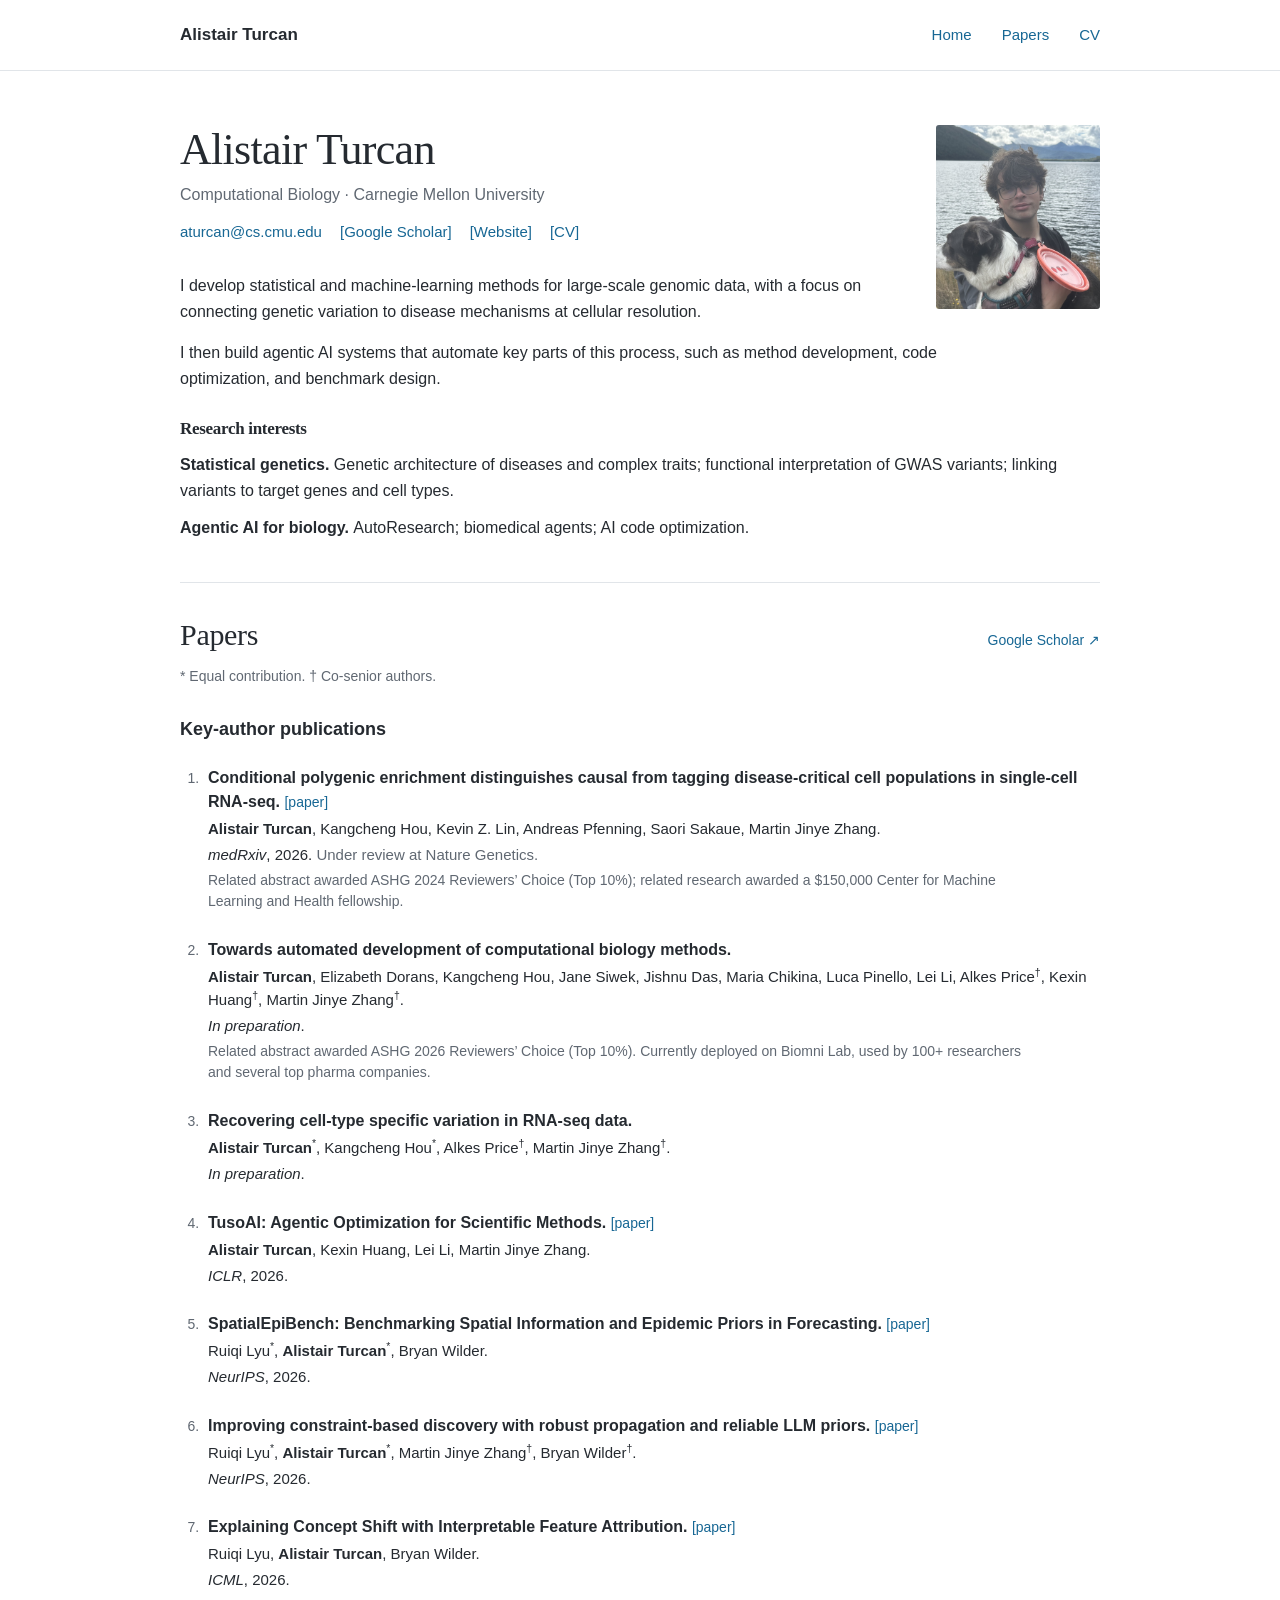
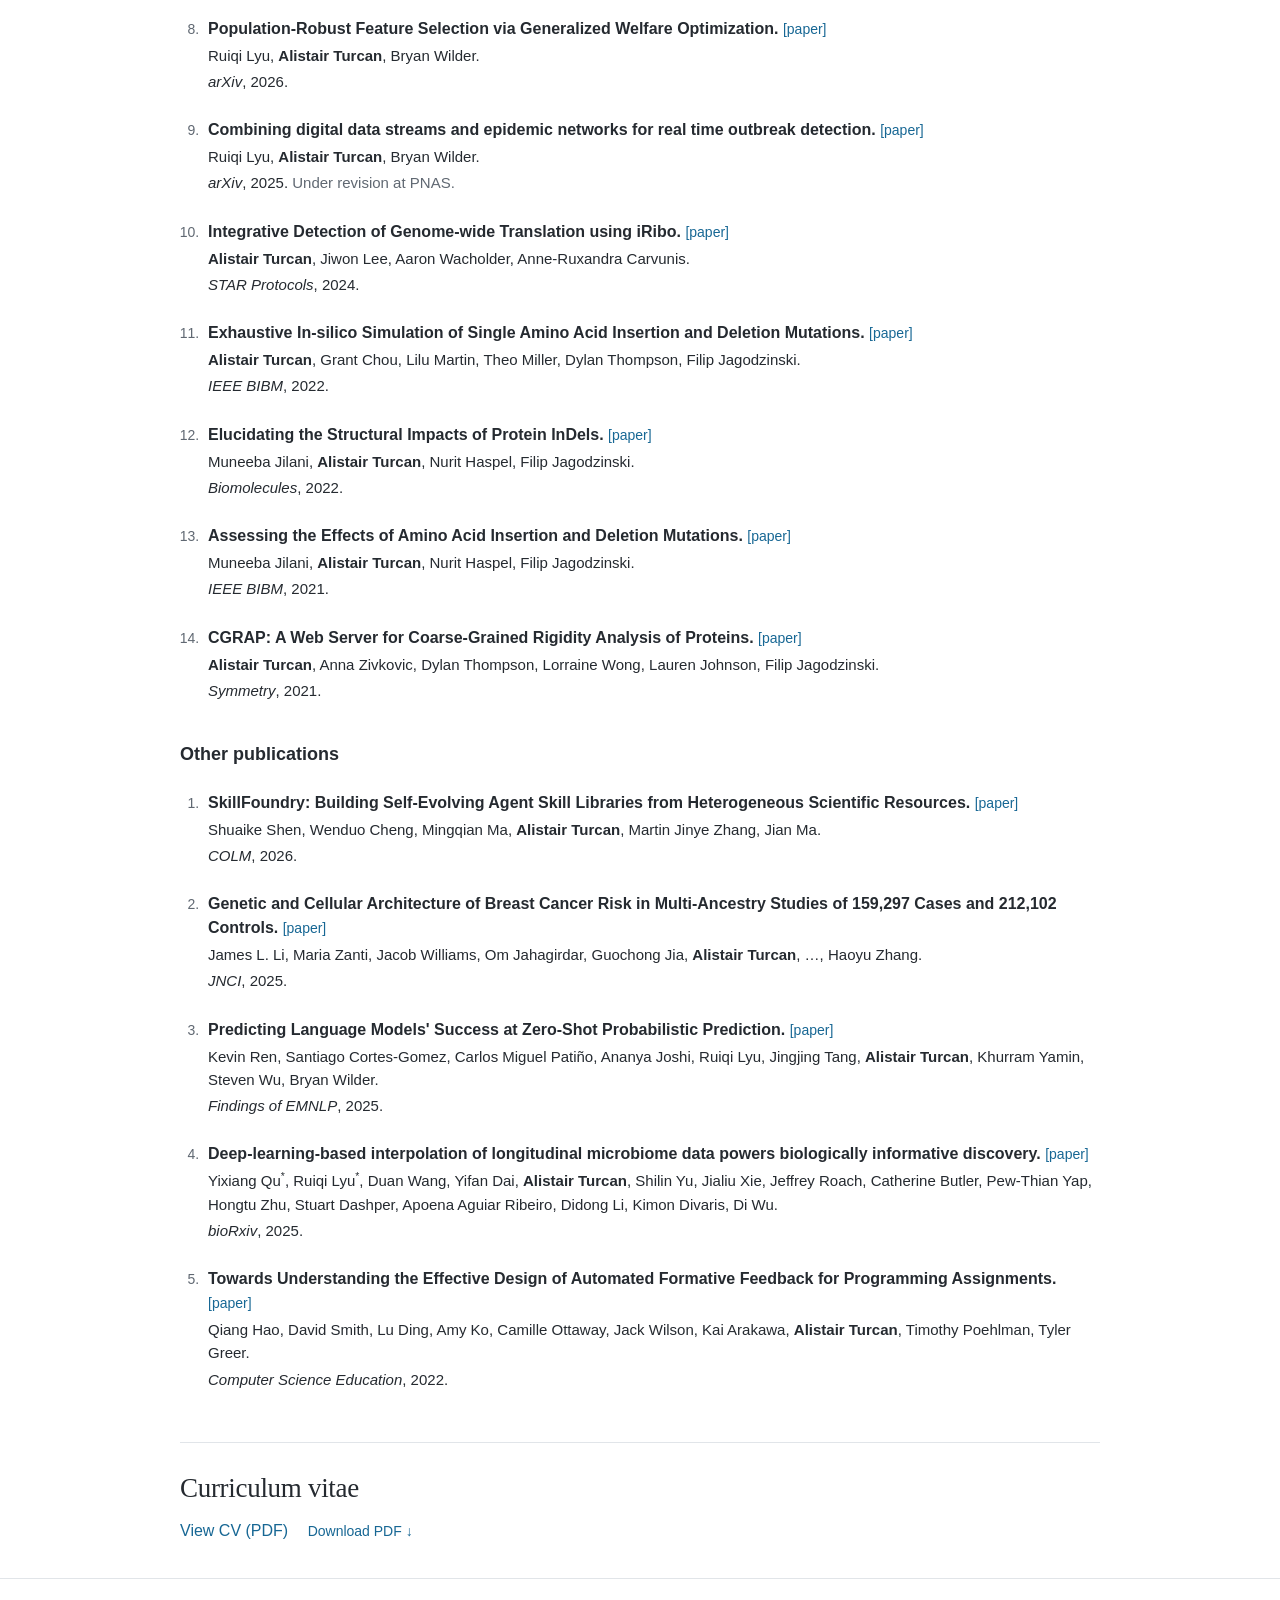
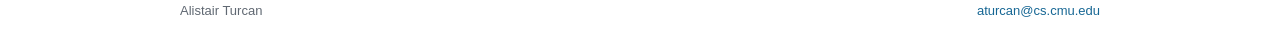
<file: index.html>
<!DOCTYPE html>
<html lang="en">
<head>
<!-- Google tag (gtag.js) -->
<script async src="https://www.googletagmanager.com/gtag/js?id=G-4PR5K121QS"></script>
<script>
  window.dataLayer = window.dataLayer || [];
  function gtag(){dataLayer.push(arguments);}
  gtag('js', new Date());

  gtag('config', 'G-4PR5K121QS');
</script>
  <meta charset="utf-8">
  <meta name="viewport" content="width=device-width, initial-scale=1">
  <title>Alistair Turcan | Computational Biology</title>
  <meta name="description" content="Alistair Turcan: statistical and machine-learning methods for genomics, statistical genetics, and agentic AI for biology.">
  <meta name="author" content="Alistair Turcan">
  <meta name="theme-color" content="#ffffff">
  <link rel="canonical" href="https://alistair-turcan.github.io/">
  <meta property="og:title" content="Alistair Turcan | Computational Biology">
  <meta property="og:description" content="Statistical genetics, genomic methods, and agentic AI for biology.">
  <meta property="og:type" content="website">
  <meta property="og:url" content="https://alistair-turcan.github.io/">
  <link rel="icon" href="data:,">
  <script type="application/ld+json">
{
  "@context": "https://schema.org",
  "@type": "Person",
  "@id": "https://alistair-turcan.github.io/#person",
  "name": "Alistair Turcan",
  "url": "https://alistair-turcan.github.io/",
  "image": "https://alistair-turcan.github.io/headshot.jpeg",
  "affiliation": {
    "@type": "CollegeOrUniversity",
    "name": "Carnegie Mellon University"
  },
  "sameAs": [
    "https://scholar.google.com/citations?user=I1E6LycAAAAJ"
  ]
}
  </script>

  <!--
    A self-contained, static academic website. No framework or JavaScript needed.
    Put this file and Alistair_Turcan_CV.pdf in the same directory.
    CONTENT SOURCE: the supplied Alistair_Turcan_CV.pdf. Publication metadata,
    contribution marks, and embedded paper URLs are preserved as supplied.
    The CV PDF is an unchanged copy; review its contact details before publishing.
  -->
  <style>
    /* EDIT COLORS OR WIDTH HERE. All styling is contained in this file. */
    :root {
      --ink: #252a30;
      --muted: #606872;
      --link: #176794;
      --rule: #e1e5e9;
      --page: #ffffff;
      --width: 920px;
    }

    * { box-sizing: border-box; }
    html { scroll-behavior: smooth; scroll-padding-top: 100px; }
    body {
      margin: 0;
      background: var(--page);
      color: var(--ink);
      font-family: -apple-system, BlinkMacSystemFont, "Segoe UI", Arial, sans-serif;
      font-size: 16px;
      line-height: 1.65;
      -webkit-text-size-adjust: 100%;
      overflow-wrap: break-word;
    }
    a { color: var(--link); text-decoration: none; text-underline-offset: 3px; }
    a:hover { text-decoration: underline; }
    a:focus-visible {
      outline: 2px solid var(--link);
      outline-offset: 5px;
      border-radius: 2px;
    }
    p { margin: 0 0 1em; }
    strong { font-weight: 650; }
    .container { width: min(var(--width), calc(100% - 64px)); margin-inline: auto; }
    .skip-link {
      position: fixed;
      top: -80px;
      left: 16px;
      padding: 8px 16px;
      background: var(--page);
      border: 1px solid var(--link);
      z-index: 20;
    }
    .skip-link:focus { top: 12px; }

    /* The only navigation items are Home, Papers, and CV. */
    .site-header {
      position: sticky;
      top: 0;
      z-index: 10;
      background: var(--page);
      border-bottom: 1px solid var(--rule);
    }
    .header-inner {
      min-height: 70px;
      display: flex;
      align-items: center;
      justify-content: space-between;
      gap: 24px;
    }
    .site-name { color: var(--ink); font-size: 17px; font-weight: 600; }
    .site-nav { display: flex; align-items: center; gap: 30px; }
    .site-nav a { display: inline-block; padding-block: 14px; font-size: 15px; }

    /* HOME: no positions, education, or news sections. */
    .home { padding: 54px 0 40px; }
    h1, h2 { font-family: Georgia, "Times New Roman", serif; font-weight: 400; }
    h1 { margin: 0 0 6px; font-size: clamp(34px, 5vw, 44px); line-height: 1.15; letter-spacing: -0.7px; }
    .affiliation { color: var(--muted); margin: 0 0 12px; font-size: 16px; }
    .profile-links { display: flex; flex-wrap: wrap; gap: 7px 18px; margin: 0 0 28px; font-size: 15px; }
    .intro { max-width: 850px; }
    .intro p { margin-bottom: 14px; }
    .research-heading { margin: 26px 0 12px; font-size: 17px; font-weight: 650; }
    .research-topics { margin: 0; }
    .research-topic { margin-top: 11px; }
    .research-topics dt { display: inline; font-weight: 650; }
    .research-topics dd { display: inline; margin: 0; }
    .portrait { width: 164px; height: 184px; object-fit: cover; float: right; margin: 0 0 20px 32px; border-radius: 3px; }
    .home::after { content: ""; display: block; clear: both; }

    /* PAPERS: ordinary HTML lists; duplicate a <li> to add a paper. */
    .papers { border-top: 1px solid var(--rule); padding: 33px 0 26px; }
    h2 { font-size: 30px; line-height: 1.25; margin: 0 0 12px; letter-spacing: -0.3px; }
    .section-heading { display: flex; justify-content: space-between; align-items: baseline; gap: 16px; }
    .section-heading > a { font-size: 14px; white-space: nowrap; }
    .contribution-note { color: var(--muted); font-size: 14px; margin-bottom: 27px; }
    .paper-group + .paper-group { margin-top: 38px; }
    .paper-group h3 { font-size: 18px; font-weight: 650; margin: 0 0 21px; }
    .publication-list { padding-left: 23px; margin: 0; }
    .publication { padding-left: 5px; margin: 0 0 25px; }
    .publication::marker { color: var(--muted); font-size: 14px; }
    .publication p { margin: 0 0 3px; }
    .paper-title { font-weight: 600; line-height: 1.5; }
    .paper-link { font-size: 14px; font-weight: 400; white-space: nowrap; }
    .paper-authors { font-size: 15px; line-height: 1.55; }
    .paper-meta { font-size: 15px; line-height: 1.55; }
    .paper-status { color: var(--muted); }
    .paper-note { color: var(--muted); font-size: 14px; line-height: 1.55; max-width: 830px; }
    sup { font-size: 0.7em; line-height: 0; vertical-align: super; }

    /* CV: the top navigation opens the PDF directly in a new tab. */
    .cv { border-top: 1px solid var(--rule); padding: 29px 0 34px; }
    .cv h2 { font-size: 27px; }
    .cv p { margin-bottom: 0; }
    .download-link { font-size: 14px; margin-left: 15px; }
    .site-footer { border-top: 1px solid var(--rule); padding: 21px 0 30px; color: var(--muted); font-size: 13px; }
    .footer-inner { display: flex; justify-content: space-between; gap: 20px; }

    @media (max-width: 600px) {
      html { scroll-padding-top: 86px; }
      .container { width: calc(100% - 36px); }
      .header-inner { min-height: 62px; gap: 14px; }
      .site-name { font-size: 15px; }
      .site-nav { gap: 19px; }
      .site-nav a { font-size: 14px; }
      .home { padding: 36px 0 32px; }
      .profile-links { gap: 7px 14px; margin-bottom: 24px; }
      .affiliation { font-size: 15px; }
      .papers { padding-top: 28px; }
      .section-heading { align-items: center; }
      .section-heading > a { font-size: 13px; }
      .publication { padding-left: 2px; margin-bottom: 24px; }
      .portrait { float: none; display: block; margin: 0 0 23px; width: 145px; height: 163px; }
      .footer-inner { flex-wrap: wrap; gap: 4px 16px; }
    }
    @media (max-width: 360px) {
      .site-nav { gap: 14px; }
      .site-name { font-size: 14px; }
      .section-heading { display: block; }
      .section-heading > a { display: inline-block; margin-bottom: 10px; }
    }
    @media (prefers-reduced-motion: reduce) {
      html { scroll-behavior: auto; }
    }
    @media print {
      .site-header, .skip-link, .section-heading > a, .site-footer, .download-link { display: none; }
      .container { width: 100%; }
      body { font-size: 11pt; }
      .home { padding-top: 0; }
      a { color: inherit; }
      .publication { break-inside: avoid; }
      .paper-group h3, h2 { break-after: avoid; }
    }
  </style>
</head>
<body>
  <a class="skip-link" href="#main">Skip to content</a>

  <header class="site-header">
    <div class="container header-inner">
      <a class="site-name" href="#home">Alistair Turcan</a>
      <nav class="site-nav" aria-label="Main navigation">
        <a href="#home">Home</a>
        <a href="#papers">Papers</a>
        <a href="Alistair_Turcan_CV.pdf" target="_blank" rel="noopener" aria-label="CV (PDF, opens in a new tab)">CV</a>
      </nav>
    </div>
  </header>

  <main id="main" class="container">
    <!-- ==================== HOME: EDIT BIO AND LINKS HERE ==================== -->
    <section id="home" class="home" aria-labelledby="name">
      <img class="portrait" src="headshot.jpeg" alt="Alistair Turcan" width="164" height="184">
      <h1 id="name">Alistair Turcan</h1>
      <p class="affiliation">Computational Biology · Carnegie Mellon University</p>
      <div class="profile-links" aria-label="Contact and profile links">
        <a href="mailto:aturcan@cs.cmu.edu">aturcan@cs.cmu.edu</a>
        <a href="https://scholar.google.com/citations?user=I1E6LycAAAAJ">[Google Scholar]</a>
        <a href="https://alistair-turcan.github.io/">[Website]</a>
        <a href="Alistair_Turcan_CV.pdf" target="_blank" rel="noopener" aria-label="CV (PDF, opens in a new tab)">[CV]</a>
        <!-- Add additional verified profile links here, such as your GitHub or ORCID. -->
      </div>

      <div class="intro">
        <p>I develop statistical and machine-learning methods for large-scale genomic data, with a focus on connecting genetic variation to disease mechanisms at cellular resolution.</p>
        <p>I then build agentic AI systems that automate key parts of this process, such as method development, code optimization, and benchmark design.</p>
      </div>

      <h2 class="research-heading">Research interests</h2>
      <dl class="research-topics">
        <div class="research-topic">
          <dt>Statistical genetics.</dt>
          <dd>Genetic architecture of diseases and complex traits; functional interpretation of GWAS variants; linking variants to target genes and cell types.</dd>
        </div>
        <div class="research-topic">
          <dt>Agentic AI for biology.</dt>
          <dd>AutoResearch; biomedical agents; AI code optimization.</dd>
        </div>
      </dl>
    </section>

    <!-- ==================== PAPERS: EDIT PUBLICATIONS HERE =================== -->
    <section id="papers" class="papers" aria-labelledby="papers-title">
      <div class="section-heading">
        <h2 id="papers-title">Papers</h2>
        <a href="https://scholar.google.com/citations?user=I1E6LycAAAAJ">Google Scholar ↗</a>
      </div>
      <p class="contribution-note"><span>* Equal contribution.</span> <span>† Co-senior authors.</span></p>

      <div class="paper-group">
        <h3>Key-author publications</h3>
        <ol class="publication-list">
          <!-- Paper 1: edit this entire <li> to update this entry. -->
          <li class="publication" id="paper-01">
            <p class="paper-title">Conditional polygenic enrichment distinguishes causal from tagging disease-critical cell populations in single-cell RNA-seq.
              <a class="paper-link" href="https://doi.org/10.64898/2026.08.20.26360914" aria-label="Read paper: Conditional polygenic enrichment distinguishes causal from tagging disease-critical cell populations in single-cell RNA-seq">[paper]</a>
            </p>
            <p class="paper-authors"><strong>Alistair Turcan</strong>, Kangcheng Hou, Kevin Z. Lin, Andreas Pfenning, Saori Sakaue, Martin Jinye Zhang.</p>
            <p class="paper-meta"><em>medRxiv</em>, 2026. <span class="paper-status">Under review at Nature Genetics.</span></p>
            <p class="paper-note">Related abstract awarded ASHG 2024 Reviewers’ Choice (Top 10%); related research awarded a $150,000 Center for Machine Learning and Health fellowship.</p>
          </li>

          <!-- Paper 2: edit this entire <li> to update this entry. -->
          <li class="publication" id="paper-02">
            <p class="paper-title">Towards automated development of computational biology methods.
              <!-- No public paper link is listed in the CV. Add one here when available. -->
            </p>
            <p class="paper-authors"><strong>Alistair Turcan</strong>, Elizabeth Dorans, Kangcheng Hou, Jane Siwek, Jishnu Das, Maria Chikina, Luca Pinello, Lei Li, Alkes Price<sup>†</sup>, Kexin Huang<sup>†</sup>, Martin Jinye Zhang<sup>†</sup>.</p>
            <p class="paper-meta"><em>In preparation</em>.</p>
            <p class="paper-note">Related abstract awarded ASHG 2026 Reviewers’ Choice (Top 10%). Currently deployed on Biomni Lab, used by 100+ researchers and several top pharma companies.</p>
          </li>

          <!-- Paper 3: edit this entire <li> to update this entry. -->
          <li class="publication" id="paper-03">
            <p class="paper-title">Recovering cell-type specific variation in RNA-seq data.
              <!-- No public paper link is listed in the CV. Add one here when available. -->
            </p>
            <p class="paper-authors"><strong>Alistair Turcan</strong><sup>*</sup>, Kangcheng Hou<sup>*</sup>, Alkes Price<sup>†</sup>, Martin Jinye Zhang<sup>†</sup>.</p>
            <p class="paper-meta"><em>In preparation</em>.</p>
          </li>

          <!-- Paper 4: edit this entire <li> to update this entry. -->
          <li class="publication" id="paper-04">
            <p class="paper-title">TusoAI: Agentic Optimization for Scientific Methods.
              <a class="paper-link" href="https://openreview.net/forum?id=0M6BfcAVMW" aria-label="Read paper: TusoAI: Agentic Optimization for Scientific Methods">[paper]</a>
            </p>
            <p class="paper-authors"><strong>Alistair Turcan</strong>, Kexin Huang, Lei Li, Martin Jinye Zhang.</p>
            <p class="paper-meta"><em>ICLR</em>, 2026.</p>
          </li>

          <!-- Paper 5: edit this entire <li> to update this entry. -->
          <li class="publication" id="paper-05">
            <p class="paper-title">SpatialEpiBench: Benchmarking Spatial Information and Epidemic Priors in Forecasting.
              <a class="paper-link" href="https://arxiv.org/abs/2605.06530" aria-label="Read paper: SpatialEpiBench: Benchmarking Spatial Information and Epidemic Priors in Forecasting">[paper]</a>
            </p>
            <p class="paper-authors">Ruiqi Lyu<sup>*</sup>, <strong>Alistair Turcan</strong><sup>*</sup>, Bryan Wilder.</p>
            <p class="paper-meta"><em>NeurIPS</em>, 2026.</p>
          </li>

          <!-- Paper 6: edit this entire <li> to update this entry. -->
          <li class="publication" id="paper-06">
            <p class="paper-title">Improving constraint-based discovery with robust propagation and reliable LLM priors.
              <a class="paper-link" href="https://arxiv.org/abs/2509.23570" aria-label="Read paper: Improving constraint-based discovery with robust propagation and reliable LLM priors">[paper]</a>
            </p>
            <p class="paper-authors">Ruiqi Lyu<sup>*</sup>, <strong>Alistair Turcan</strong><sup>*</sup>, Martin Jinye Zhang<sup>†</sup>, Bryan Wilder<sup>†</sup>.</p>
            <p class="paper-meta"><em>NeurIPS</em>, 2026.</p>
          </li>

          <!-- Paper 7: edit this entire <li> to update this entry. -->
          <li class="publication" id="paper-07">
            <p class="paper-title">Explaining Concept Shift with Interpretable Feature Attribution.
              <a class="paper-link" href="https://arxiv.org/abs/2505.20634" aria-label="Read paper: Explaining Concept Shift with Interpretable Feature Attribution">[paper]</a>
            </p>
            <p class="paper-authors">Ruiqi Lyu, <strong>Alistair Turcan</strong>, Bryan Wilder.</p>
            <p class="paper-meta"><em>ICML</em>, 2026.</p>
          </li>

          <!-- Paper 8: edit this entire <li> to update this entry. -->
          <li class="publication" id="paper-08">
            <p class="paper-title">Population-Robust Feature Selection via Generalized Welfare Optimization.
              <a class="paper-link" href="https://arxiv.org/abs/2608.02887" aria-label="Read paper: Population-Robust Feature Selection via Generalized Welfare Optimization">[paper]</a>
            </p>
            <p class="paper-authors">Ruiqi Lyu, <strong>Alistair Turcan</strong>, Bryan Wilder.</p>
            <p class="paper-meta"><em>arXiv</em>, 2026.</p>
          </li>

          <!-- Paper 9: edit this entire <li> to update this entry. -->
          <li class="publication" id="paper-09">
            <p class="paper-title">Combining digital data streams and epidemic networks for real time outbreak detection.
              <a class="paper-link" href="https://arxiv.org/abs/2511.07163" aria-label="Read paper: Combining digital data streams and epidemic networks for real time outbreak detection">[paper]</a>
            </p>
            <p class="paper-authors">Ruiqi Lyu, <strong>Alistair Turcan</strong>, Bryan Wilder.</p>
            <p class="paper-meta"><em>arXiv</em>, 2025. <span class="paper-status">Under revision at PNAS.</span></p>
          </li>

          <!-- Paper 10: edit this entire <li> to update this entry. -->
          <li class="publication" id="paper-10">
            <p class="paper-title">Integrative Detection of Genome-wide Translation using iRibo.
              <a class="paper-link" href="https://doi.org/10.1016/j.xpro.2023.102826" aria-label="Read paper: Integrative Detection of Genome-wide Translation using iRibo">[paper]</a>
            </p>
            <p class="paper-authors"><strong>Alistair Turcan</strong>, Jiwon Lee, Aaron Wacholder, Anne-Ruxandra Carvunis.</p>
            <p class="paper-meta"><em>STAR Protocols</em>, 2024.</p>
          </li>

          <!-- Paper 11: edit this entire <li> to update this entry. -->
          <li class="publication" id="paper-11">
            <p class="paper-title">Exhaustive In-silico Simulation of Single Amino Acid Insertion and Deletion Mutations.
              <a class="paper-link" href="https://doi.org/10.1109/BIBM55620.2022.9995279" aria-label="Read paper: Exhaustive In-silico Simulation of Single Amino Acid Insertion and Deletion Mutations">[paper]</a>
            </p>
            <p class="paper-authors"><strong>Alistair Turcan</strong>, Grant Chou, Lilu Martin, Theo Miller, Dylan Thompson, Filip Jagodzinski.</p>
            <p class="paper-meta"><em>IEEE BIBM</em>, 2022.</p>
          </li>

          <!-- Paper 12: edit this entire <li> to update this entry. -->
          <li class="publication" id="paper-12">
            <p class="paper-title">Elucidating the Structural Impacts of Protein InDels.
              <a class="paper-link" href="https://doi.org/10.3390/biom12101435" aria-label="Read paper: Elucidating the Structural Impacts of Protein InDels">[paper]</a>
            </p>
            <p class="paper-authors">Muneeba Jilani, <strong>Alistair Turcan</strong>, Nurit Haspel, Filip Jagodzinski.</p>
            <p class="paper-meta"><em>Biomolecules</em>, 2022.</p>
          </li>

          <!-- Paper 13: edit this entire <li> to update this entry. -->
          <li class="publication" id="paper-13">
            <p class="paper-title">Assessing the Effects of Amino Acid Insertion and Deletion Mutations.
              <a class="paper-link" href="https://doi.org/10.1109/BIBM52615.2021.9669484" aria-label="Read paper: Assessing the Effects of Amino Acid Insertion and Deletion Mutations">[paper]</a>
            </p>
            <p class="paper-authors">Muneeba Jilani, <strong>Alistair Turcan</strong>, Nurit Haspel, Filip Jagodzinski.</p>
            <p class="paper-meta"><em>IEEE BIBM</em>, 2021.</p>
          </li>

          <!-- Paper 14: edit this entire <li> to update this entry. -->
          <li class="publication" id="paper-14">
            <p class="paper-title">CGRAP: A Web Server for Coarse-Grained Rigidity Analysis of Proteins.
              <a class="paper-link" href="https://doi.org/10.3390/sym13122401" aria-label="Read paper: CGRAP: A Web Server for Coarse-Grained Rigidity Analysis of Proteins">[paper]</a>
            </p>
            <p class="paper-authors"><strong>Alistair Turcan</strong>, Anna Zivkovic, Dylan Thompson, Lorraine Wong, Lauren Johnson, Filip Jagodzinski.</p>
            <p class="paper-meta"><em>Symmetry</em>, 2021.</p>
          </li>
        </ol>
      </div>

      <div class="paper-group">
        <h3>Other publications</h3>
        <ol class="publication-list">
          <!-- Paper 15: edit this entire <li> to update this entry. -->
          <li class="publication" id="paper-15">
            <p class="paper-title">SkillFoundry: Building Self-Evolving Agent Skill Libraries from Heterogeneous Scientific Resources.
              <a class="paper-link" href="https://arxiv.org/abs/2604.03964" aria-label="Read paper: SkillFoundry: Building Self-Evolving Agent Skill Libraries from Heterogeneous Scientific Resources">[paper]</a>
            </p>
            <p class="paper-authors">Shuaike Shen, Wenduo Cheng, Mingqian Ma, <strong>Alistair Turcan</strong>, Martin Jinye Zhang, Jian Ma.</p>
            <p class="paper-meta"><em>COLM</em>, 2026.</p>
          </li>

          <!-- Paper 16: edit this entire <li> to update this entry. -->
          <li class="publication" id="paper-16">
            <p class="paper-title">Genetic and Cellular Architecture of Breast Cancer Risk in Multi-Ancestry Studies of 159,297 Cases and 212,102 Controls.
              <a class="paper-link" href="https://doi.org/10.1101/2025.08.20.25334075" aria-label="Read paper: Genetic and Cellular Architecture of Breast Cancer Risk in Multi-Ancestry Studies of 159,297 Cases and 212,102 Controls">[paper]</a>
            </p>
            <p class="paper-authors">James L. Li, Maria Zanti, Jacob Williams, Om Jahagirdar, Guochong Jia, <strong>Alistair Turcan</strong>, …, Haoyu Zhang.</p>
            <p class="paper-meta"><em>JNCI</em>, 2025.</p>
          </li>

          <!-- Paper 17: edit this entire <li> to update this entry. -->
          <li class="publication" id="paper-17">
            <p class="paper-title">Predicting Language Models&#x27; Success at Zero-Shot Probabilistic Prediction.
              <a class="paper-link" href="https://aclanthology.org/2025.findings-emnlp.995/" aria-label="Read paper: Predicting Language Models&#x27; Success at Zero-Shot Probabilistic Prediction">[paper]</a>
            </p>
            <p class="paper-authors">Kevin Ren, Santiago Cortes-Gomez, Carlos Miguel Patiño, Ananya Joshi, Ruiqi Lyu, Jingjing Tang, <strong>Alistair Turcan</strong>, Khurram Yamin, Steven Wu, Bryan Wilder.</p>
            <p class="paper-meta"><em>Findings of EMNLP</em>, 2025.</p>
          </li>

          <!-- Paper 18: edit this entire <li> to update this entry. -->
          <li class="publication" id="paper-18">
            <p class="paper-title">Deep-learning-based interpolation of longitudinal microbiome data powers biologically informative discovery.
              <a class="paper-link" href="https://doi.org/10.1101/2025.02.17.638709" aria-label="Read paper: Deep-learning-based interpolation of longitudinal microbiome data powers biologically informative discovery">[paper]</a>
            </p>
            <p class="paper-authors">Yixiang Qu<sup>*</sup>, Ruiqi Lyu<sup>*</sup>, Duan Wang, Yifan Dai, <strong>Alistair Turcan</strong>, Shilin Yu, Jialiu Xie, Jeffrey Roach, Catherine Butler, Pew-Thian Yap, Hongtu Zhu, Stuart Dashper, Apoena Aguiar Ribeiro, Didong Li, Kimon Divaris, Di Wu.</p>
            <p class="paper-meta"><em>bioRxiv</em>, 2025.</p>
          </li>

          <!-- Paper 19: edit this entire <li> to update this entry. -->
          <li class="publication" id="paper-19">
            <p class="paper-title">Towards Understanding the Effective Design of Automated Formative Feedback for Programming Assignments.
              <a class="paper-link" href="https://doi.org/10.1080/08993408.2020.1860408" aria-label="Read paper: Towards Understanding the Effective Design of Automated Formative Feedback for Programming Assignments">[paper]</a>
            </p>
            <p class="paper-authors">Qiang Hao, David Smith, Lu Ding, Amy Ko, Camille Ottaway, Jack Wilson, Kai Arakawa, <strong>Alistair Turcan</strong>, Timothy Poehlman, Tyler Greer.</p>
            <p class="paper-meta"><em>Computer Science Education</em>, 2022.</p>
          </li>
        </ol>
      </div>
    </section>

    <!-- ==================== CV: KEEP THIS FILENAME IN SYNC =================== -->
    <section id="cv" class="cv" aria-labelledby="cv-title">
      <h2 id="cv-title">Curriculum vitae</h2>
      <p>
        <a href="Alistair_Turcan_CV.pdf" target="_blank" rel="noopener">View CV (PDF)</a>
        <a class="download-link" href="Alistair_Turcan_CV.pdf" download>Download PDF ↓</a>
      </p>
    </section>
  </main>

  <footer class="site-footer">
    <div class="container footer-inner">
      <span>Alistair Turcan</span>
      <a href="mailto:aturcan@cs.cmu.edu">aturcan@cs.cmu.edu</a>
    </div>
  </footer>
</body>
</html>
</file>
